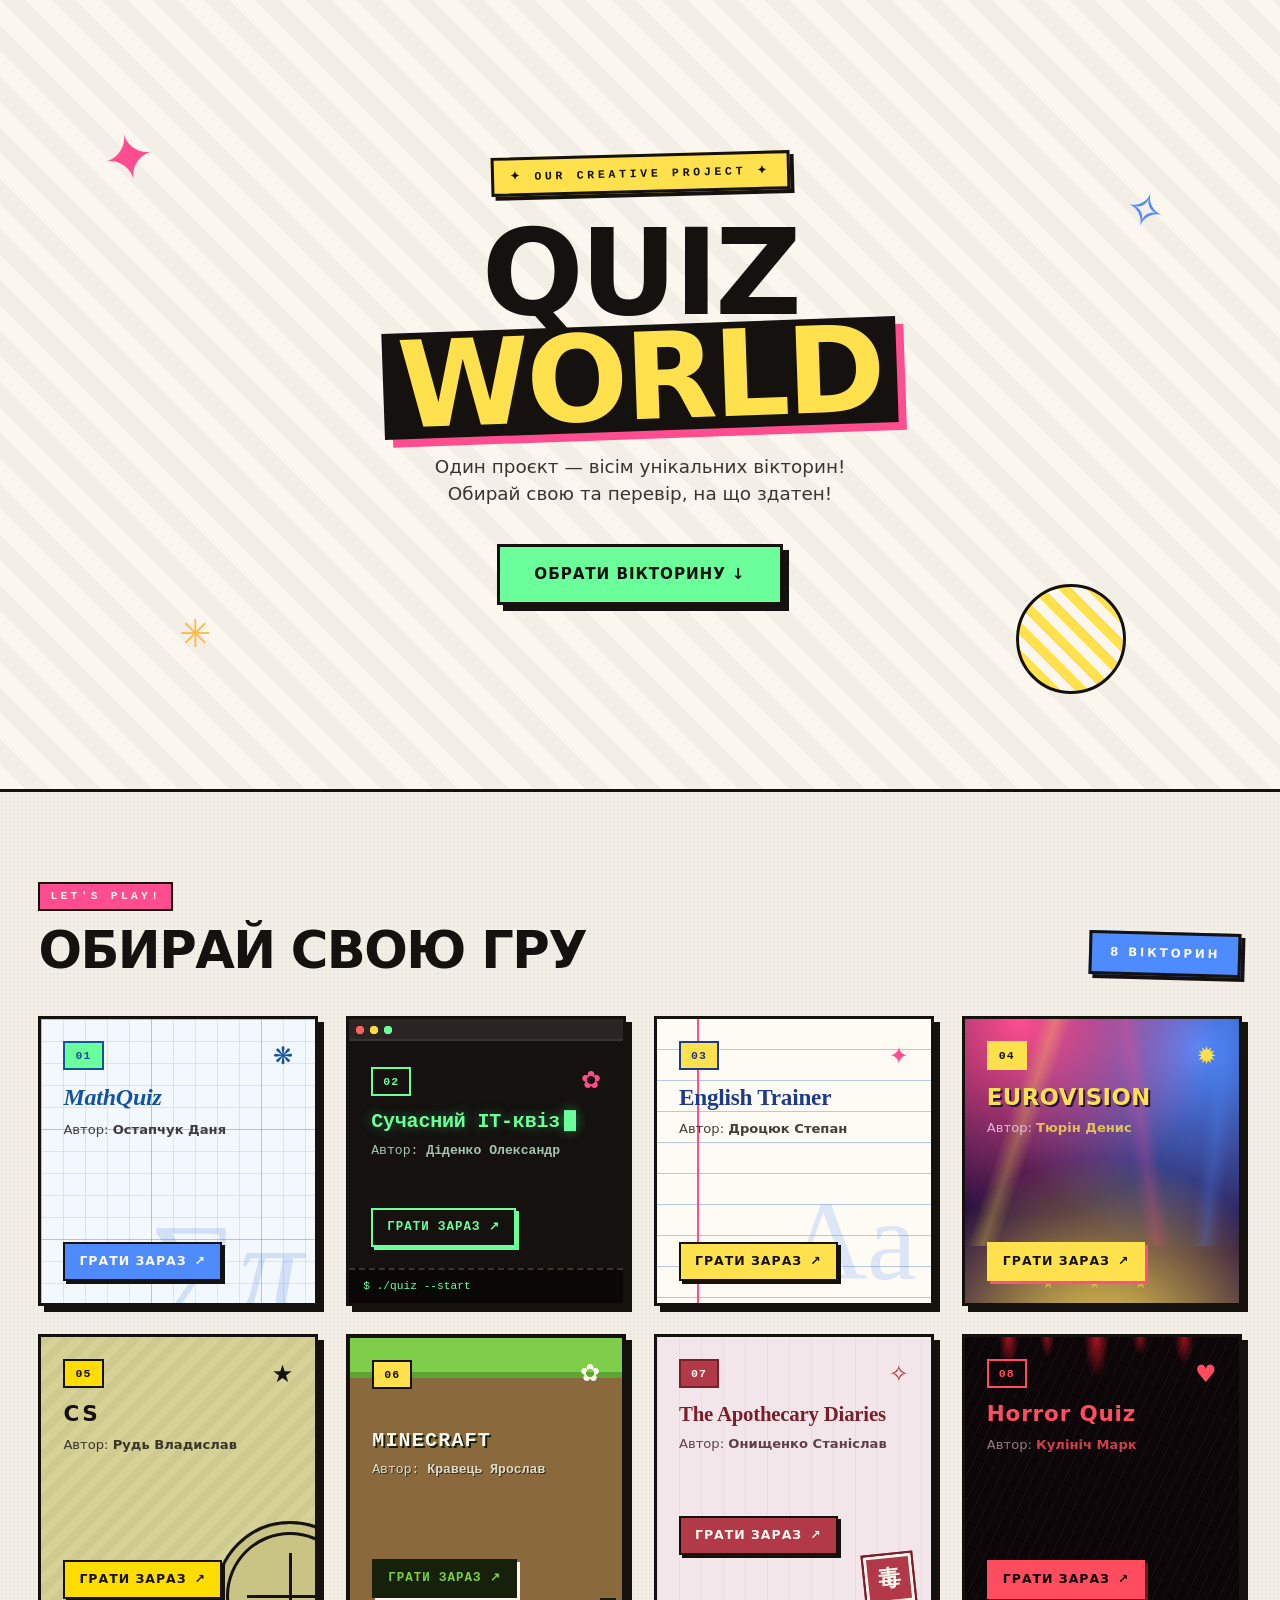
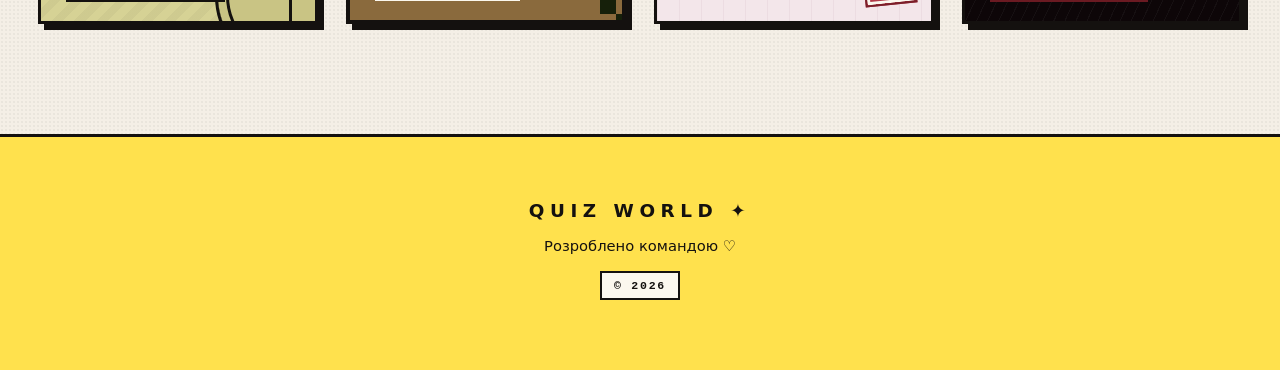
<file: index.html>
<!DOCTYPE html>
<html lang="uk">
<head>
    <meta charset="UTF-8">
    <meta name="viewport" content="width=device-width, initial-scale=1.0">
    <title>Quiz World</title>
    <link rel="stylesheet" href="style.css">
</head>
<body>

    <header class="hero">
        <div class="hero-content">
            <div class="top-label">✦ OUR CREATIVE PROJECT ✦</div>

            <h1>QUIZ<span>WORLD</span></h1>

            <p>
                Один проєкт — вісім унікальних вікторин!
                <br>Обирай свою та перевір, на що здатен!
            </p>

            <a href="#quizzes" class="hero-button">
                Обрати вікторину ↓
            </a>
        </div>

        <div class="decoration star1">✦</div>
        <div class="decoration star2">✧</div>
        <div class="decoration star3">✳</div>
        <div class="decoration circle"></div>
    </header>

    <main class="container" id="quizzes">

        <div class="section-heading">
            <div>
                <span class="section-label">LET'S PLAY!</span>
                <h2>Обирай свою гру</h2>
            </div>

            <div class="quiz-count">8 ВІКТОРИН</div>
        </div>

        <div class="quiz-grid">

            <div class="quiz-card blue">
                <div class="card-top">
                    <span class="card-number">01</span>
                    <span class="card-icon">❋</span>
                </div>
                <h3>MathQuiz</h3>
                <p class="author">Автор: <span>Остапчук Даня</span></p>
                <a href="https://ostapchukdanil14-s.github.io/quiz-danil/">
                    Грати зараз <span>↗</span>
                </a>
            </div>

            <div class="quiz-card pink">
                <div class="card-top">
                    <span class="card-number">02</span>
                    <span class="card-icon">✿</span>
                </div>
                <h3>Сучасний ІТ-квіз</h3>
                <p class="author">Автор: <span>Діденко Олександр</span></p>
                <a href="https://sasha-dev111.github.io/quiz_site/">
                    Грати зараз <span>↗</span>
                </a>
            </div>

            <div class="quiz-card purple">
                <div class="card-top">
                    <span class="card-number">03</span>
                    <span class="card-icon">✦</span>
                </div>
                <h3>English Trainer</h3>
                <p class="author">Автор: <span>Дроцюк Степан</span></p>
                <a href="https://stepandrocuk2-dev.github.io/SmartQuiz/">
                    Грати зараз <span>↗</span>
                </a>
            </div>

            <div class="quiz-card orange">
                <div class="card-top">
                    <span class="card-number">04</span>
                    <span class="card-icon">✹</span>
                </div>
                <h3>Eurovision</h3>
                <p class="author">Автор: <span>Тюрін Денис</span></p>
                <a href="https://denchikk-yo.github.io/evrovision/">
                    Грати зараз <span>↗</span>
                </a>
            </div>

            <div class="quiz-card yellow">
                <div class="card-top">
                    <span class="card-number">05</span>
                    <span class="card-icon">★</span>
                </div>
                <h3>CS</h3>
                <p class="author">Автор: <span>Рудь Владислав</span></p>
                <a href="https://k1p1ba.github.io/cs2-Quiz/">
                    Грати зараз <span>↗</span>
                </a>
            </div>

            

            <div class="quiz-card green">
                <div class="card-top">
                    <span class="card-number">06</span>
                    <span class="card-icon">✿</span>
                </div>
                <h3>Minecraft</h3>
                <p class="author">Автор: <span>Кравець Ярослав</span></p>
                <a href="https://pripizdik.github.io/kvvviiii/">
                    Грати зараз <span>↗</span>
                </a>
            </div>

            

            <div class="quiz-card lavender">
                <div class="card-top">
                    <span class="card-number">07</span>
                    <span class="card-icon">✧</span>
                </div>
                <h3>The Apothecary Diaries</h3>
                <p class="author">Автор: <span>Онищенко Станіслав</span></p>
                <a href="https://kotoslav2011-a11y.github.io/Logika-quiz/">
                    Грати зараз <span>↗</span>
                </a>
            </div>

            <div class="quiz-card coral">
                <div class="card-top">
                    <span class="card-number">08</span>
                    <span class="card-icon">♥</span>
                </div>
                <h3>Horror Quiz</h3>
                <p class="author">Автор: <span>Кулініч Марк</span></p>
                <a href="mark.html">
                    Грати зараз <span>↗</span>
                </a>
            </div>

        </div>
    </main>

    <footer>
        <h3>QUIZ WORLD ✦</h3>
        <p>Розроблено командою ♡</p>
        <span>© 2026</span>
    </footer>

</body>
</html>
</file>
<file: style.css>
/* ============================================================
   QUIZ WORLD — style.css (v2 · NEO-BRUTALISM)
   ============================================================ */

:root {
    --ink: #14110f;
    --paper: #f4efe6;
    --cream: #fbf7ee;
    --border: 3px solid var(--ink);
    --shadow: 6px 6px 0 var(--ink);
    --shadow-sm: 4px 4px 0 var(--ink);
}

*, *::before, *::after { box-sizing: border-box; }

html { scroll-behavior: smooth; }

body {
    margin: 0;
    font-family: "Space Grotesk", "Segoe UI", system-ui, sans-serif;
    background: var(--paper);
    color: var(--ink);
    line-height: 1.5;
    overflow-x: hidden;
    /* легка паперова зернистість */
    background-image:
        radial-gradient(rgba(20, 17, 15, .045) 1px, transparent 1px);
    background-size: 4px 4px;
}

/* ============================================================
   HERO
   ============================================================ */
.hero {
    position: relative;
    display: grid;
    place-items: center;
    min-height: 88vh;
    padding: 80px 24px 110px;
    text-align: center;
    border-bottom: var(--border);
    background:
        repeating-linear-gradient(45deg,
            transparent 0 18px,
            rgba(20, 17, 15, .035) 18px 36px),
        var(--cream);
    overflow: hidden;
}

.hero-content {
    position: relative;
    z-index: 2;
    max-width: 780px;
}

.top-label {
    display: inline-block;
    margin-bottom: 26px;
    padding: 8px 16px;
    border: var(--border);
    background: #ffe14d;
    font-family: "Courier New", monospace;
    font-size: .72rem;
    font-weight: 700;
    letter-spacing: .32em;
    text-transform: uppercase;
    box-shadow: var(--shadow-sm);
    transform: rotate(-1.5deg);
}

.hero h1 {
    margin: 0 0 22px;
    font-size: clamp(3rem, 11vw, 7.5rem);
    font-weight: 900;
    line-height: .88;
    letter-spacing: -.03em;
    text-transform: uppercase;
}

.hero h1 span {
    display: inline-block;
    padding: 0 .12em;
    background: var(--ink);
    color: #ffe14d;
    transform: rotate(-2deg);
    box-shadow: 8px 8px 0 #ff4d8f;
}

.hero p {
    margin: 0 auto;
    max-width: 520px;
    font-size: clamp(1rem, 2vw, 1.15rem);
    font-weight: 500;
    color: #3a3431;
}

.hero-button {
    display: inline-block;
    margin-top: 36px;
    padding: 16px 34px;
    border: var(--border);
    background: #6bff9c;
    color: var(--ink);
    font-weight: 800;
    font-size: .95rem;
    letter-spacing: .06em;
    text-transform: uppercase;
    text-decoration: none;
    box-shadow: var(--shadow);
    transition: transform .15s ease, box-shadow .15s ease;
}

.hero-button:hover,
.hero-button:focus-visible {
    transform: translate(-3px, -3px);
    box-shadow: 9px 9px 0 var(--ink);
}

.hero-button:active {
    transform: translate(6px, 6px);
    box-shadow: 0 0 0 var(--ink);
}

/* геометричні декорації */
.decoration {
    position: absolute;
    pointer-events: none;
    z-index: 1;
}

.star1 {
    top: 14%; left: 8%;
    font-size: 4rem;
    color: #ff4d8f;
    transform: rotate(-12deg);
}

.star2 {
    top: 22%; right: 9%;
    font-size: 3rem;
    color: #4d8bff;
    transform: rotate(18deg);
}

.star3 {
    bottom: 16%; left: 14%;
    font-size: 2.4rem;
    color: #ffb84d;
}

.circle {
    bottom: 12%; right: 12%;
    width: 110px; height: 110px;
    border: var(--border);
    border-radius: 50%;
    background:
        repeating-linear-gradient(45deg,
            #ffe14d 0 10px,
            var(--cream) 10px 20px);
}

/* ============================================================
   КОНТЕЙНЕР
   ============================================================ */
.container {
    width: min(1240px, 94%);
    margin: 0 auto;
    padding: 90px 0 110px;
}

.section-heading {
    display: flex;
    align-items: flex-end;
    justify-content: space-between;
    gap: 20px;
    flex-wrap: wrap;
    margin-bottom: 40px;
}

.section-label {
    display: inline-block;
    padding: 4px 10px;
    border: 2px solid var(--ink);
    background: #ff4d8f;
    color: var(--cream);
    font-family: "Courier New", monospace;
    font-size: .7rem;
    font-weight: 700;
    letter-spacing: .3em;
    text-transform: uppercase;
}

.section-heading h2 {
    margin: 14px 0 0;
    font-size: clamp(1.9rem, 4.6vw, 3.2rem);
    font-weight: 900;
    line-height: 1;
    letter-spacing: -.03em;
    text-transform: uppercase;
}

.quiz-count {
    padding: 10px 18px;
    border: var(--border);
    background: #4d8bff;
    color: var(--cream);
    font-weight: 800;
    font-size: .74rem;
    letter-spacing: .24em;
    text-transform: uppercase;
    box-shadow: var(--shadow-sm);
    transform: rotate(1.5deg);
}

/* ============================================================
   СІТКА КАРТОК
   ============================================================ */
.quiz-grid {
    display: grid;
    grid-template-columns: repeat(4, minmax(0, 1fr));
    gap: 28px;
}

/* ============================================================
   БАЗОВА КАРТКА
   ============================================================ */
.quiz-card {
    position: relative;
    display: flex;
    flex-direction: column;
    min-height: 290px;
    padding: 22px 22px 22px;
    border: var(--border);
    background: var(--cream);
    color: var(--ink);
    box-shadow: var(--shadow);
    overflow: hidden;
    isolation: isolate;
    transition: transform .2s cubic-bezier(.2, .9, .3, 1),
                box-shadow .2s ease;
}

.quiz-card > * { position: relative; z-index: 2; }

.quiz-card::before,
.quiz-card::after {
    content: "";
    position: absolute;
    inset: 0;
    z-index: 1;
    pointer-events: none;
}

.card-top {
    display: flex;
    align-items: center;
    justify-content: space-between;
    margin-bottom: 14px;
}

.card-number {
    padding: 4px 10px;
    border: 2px solid var(--ink);
    background: var(--cream);
    font-family: "Courier New", monospace;
    font-size: .72rem;
    font-weight: 700;
    letter-spacing: .1em;
}

.card-icon {
    font-size: 1.5rem;
    line-height: 1;
}

.quiz-card h3 {
    margin: 0 0 8px;
    font-size: 1.25rem;
    font-weight: 800;
    line-height: 1.15;
    letter-spacing: -.01em;
}

.author {
    margin: 0 0 18px;
    font-size: .82rem;
    font-weight: 500;
    opacity: .8;
}

.author span { font-weight: 700; opacity: 1; }

.quiz-card > a {
    display: inline-flex;
    align-items: center;
    gap: 8px;
    width: fit-content;
    margin-top: auto;
    padding: 8px 14px;
    border: 2px solid var(--ink);
    background: var(--cream);
    color: var(--ink);
    font-size: .78rem;
    font-weight: 800;
    letter-spacing: .08em;
    text-transform: uppercase;
    text-decoration: none;
    box-shadow: 3px 3px 0 var(--ink);
    transition: transform .15s ease, box-shadow .15s ease;
}

.quiz-card > a span {
    display: inline-block;
    transition: transform .2s ease;
}

.quiz-card:hover > a span { transform: translate(3px, -3px); }

.quiz-card > a:hover,
.quiz-card > a:focus-visible {
    transform: translate(-2px, -2px);
    box-shadow: 5px 5px 0 var(--ink);
}

.quiz-card > a:active {
    transform: translate(3px, 3px);
    box-shadow: 0 0 0 var(--ink);
}

/* загальний ховер картки */
.quiz-card:hover {
    transform: translate(-4px, -4px);
    box-shadow: 10px 10px 0 var(--ink);
}

/* ============================================================
   01 · IT — термінал-брутал
   ============================================================ */
.quiz-card.pink {
    background: var(--ink);
    color: #e8ffe0;
    font-family: "Courier New", Consolas, monospace;
}

.quiz-card.pink::before {
    inset: 0 0 auto 0;
    height: 22px;
    background:
        radial-gradient(circle at 11px 11px, #ff5f5f 0 4px, transparent 4.5px),
        radial-gradient(circle at 25px 11px, #ffd93d 0 4px, transparent 4.5px),
        radial-gradient(circle at 39px 11px, #6bff9c 0 4px, transparent 4.5px),
        #2a2522;
    border-bottom: 2px solid #3a3431;
}

.quiz-card.pink::after {
    content: "$ ./quiz --start";
    inset: auto 0 0 0;
    padding: 8px 14px;
    font-size: .7rem;
    color: #6bff9c;
    background: #0a0806;
    border-top: 2px dashed #3a3431;
    z-index: 3;
}

.quiz-card.pink .card-top { margin-top: 26px; }

.quiz-card.pink .card-number {
    border-color: #6bff9c;
    background: transparent;
    color: #6bff9c;
}

.quiz-card.pink .card-icon { color: #ff4d8f; }

.quiz-card.pink h3 {
    color: #6bff9c;
    text-shadow: 0 0 12px rgba(107, 255, 156, .4);
}

.quiz-card.pink h3::after {
    content: "█";
    margin-left: 4px;
    color: #6bff9c;
    animation: blink 1s steps(1) infinite;
}

@keyframes blink {
    0%, 49%   { opacity: 1; }
    50%, 100% { opacity: 0; }
}

.quiz-card.pink .author { color: #b8d9c1; opacity: .9; }

.quiz-card.pink > a {
    margin-bottom: 34px;
    background: transparent;
    border-color: #6bff9c;
    color: #6bff9c;
    box-shadow: 3px 3px 0 #6bff9c;
}
.quiz-card.pink > a:hover {
    background: #6bff9c;
    color: var(--ink);
    box-shadow: 5px 5px 0 #ff4d8f;
}

/* ============================================================
   02 · ENGLISH TRAINER — зошит-брутал
   ============================================================ */
.quiz-card.purple {
    background:
        linear-gradient(90deg,
            transparent 0 40px,
            #ff4d8f 40px 42px,
            transparent 42px),
        repeating-linear-gradient(180deg,
            transparent 0 30px,
            #b7c8e8 30px 31px),
        #fdfbf4;
}

.quiz-card.purple::after {
    content: "Aa";
    inset: auto 14px 6px auto;
    font-family: Georgia, serif;
    font-size: 7rem;
    line-height: 1;
    color: rgba(77, 139, 255, .18);
    z-index: 1;
}

.quiz-card.purple h3 {
    font-family: Georgia, "Times New Roman", serif;
    color: #1e3a8a;
    font-size: 1.45rem;
}

.quiz-card.purple .card-number {
    color: #1e3a8a;
    border-color: #1e3a8a;
    background: #ffe14d;
}

.quiz-card.purple .card-icon { color: #ff4d8f; }
.quiz-card.purple > a        { background: #ffe14d; }

.quiz-card.purple > a:hover {
    background: #1e3a8a;
    color: #ffe14d;
    box-shadow: 5px 5px 0 #ff4d8f;
}

/* ============================================================
   03 · CS — тактичний брутал
   ============================================================ */
.quiz-card.yellow {
    background:
        repeating-linear-gradient(135deg,
            rgba(20, 17, 15, .04) 0 8px,
            transparent 8px 16px),
        #d6d295;
    color: var(--ink);
}

/* приціл */
.quiz-card.yellow::after {
    inset: auto -50px -50px auto;
    width: 150px;
    height: 150px;
    border: 3px solid var(--ink);
    border-radius: 50%;
    background:
        linear-gradient(var(--ink), var(--ink)) center / 3px 60% no-repeat,
        linear-gradient(var(--ink), var(--ink)) center / 60% 3px no-repeat,
        #c9c484;
    box-shadow: inset 0 0 0 8px #c9c484, inset 0 0 0 11px var(--ink);
}

.quiz-card.yellow h3 {
    text-transform: uppercase;
    letter-spacing: .12em;
    font-size: 1.35rem;
    color: var(--ink);
}

.quiz-card.yellow .card-number {
    color: var(--ink);
    border-color: var(--ink);
    background: #ffdd00;
    border-radius: 0;
}

.quiz-card.yellow .card-icon { color: var(--ink); }
.quiz-card.yellow > a        { background: #ffdd00; }

.quiz-card.yellow > a:hover {
    background: var(--ink);
    color: #ffdd00;
    box-shadow: 5px 5px 0 #ffdd00;
}

/* ============================================================
   04 · MATH — міліметрівка-брутал
   ============================================================ */
.quiz-card.blue {
    background:
        linear-gradient(rgba(77, 139, 255, .18) 1px, transparent 1px) 0 0 / 22px 22px,
        linear-gradient(90deg, rgba(77, 139, 255, .18) 1px, transparent 1px) 0 0 / 22px 22px,
        linear-gradient(rgba(77, 139, 255, .35) 1px, transparent 1px) 0 0 / 110px 110px,
        linear-gradient(90deg, rgba(77, 139, 255, .35) 1px, transparent 1px) 0 0 / 110px 110px,
        #f3f8ff;
}

.quiz-card.blue::after {
    content: "∑π";
    inset: auto 12px -30px auto;
    font-family: Georgia, serif;
    font-style: italic;
    font-size: 8rem;
    line-height: 1;
    color: rgba(30, 90, 200, .15);
}

.quiz-card.blue h3 {
    font-family: Georgia, "Times New Roman", serif;
    font-style: italic;
    color: #14539e;
    font-size: 1.5rem;
}

.quiz-card.blue .card-number {
    color: #14539e;
    border-color: #14539e;
    background: #6bff9c;
}

.quiz-card.blue .card-icon { color: #14539e; }
.quiz-card.blue > a        { background: #4d8bff; color: var(--cream); }

.quiz-card.blue > a:hover {
    background: var(--ink);
    color: #6bff9c;
    box-shadow: 5px 5px 0 #6bff9c;
}

/* ============================================================
   05 · MINECRAFT — піксельний брутал
   ============================================================ */
.quiz-card.green {
    font-family: "Courier New", monospace;
    background:
        linear-gradient(180deg,
            #7fce4a 0% 34px,
            #5fa532 34px 40px,
            #8a6a3d 40px 100%);
    border-width: 4px;
    image-rendering: pixelated;
}

/* піксельне обличчя кріпера */
.quiz-card.green::after {
    inset: auto 22px 22px auto;
    width: 8px;
    height: 8px;
    background: transparent;
    box-shadow:
        8px 8px 0 #16200a,  16px 8px 0 #16200a,  48px 8px 0 #16200a,  56px 8px 0 #16200a,
        8px 16px 0 #16200a, 16px 16px 0 #16200a, 48px 16px 0 #16200a, 56px 16px 0 #16200a,
        24px 24px 0 #16200a, 32px 24px 0 #16200a, 40px 24px 0 #16200a,
        16px 32px 0 #16200a, 24px 32px 0 #16200a, 32px 32px 0 #16200a, 40px 32px 0 #16200a, 48px 32px 0 #16200a,
        16px 40px 0 #16200a, 24px 40px 0 #16200a, 32px 40px 0 #16200a, 40px 40px 0 #16200a, 48px 40px 0 #16200a,
        16px 48px 0 #16200a, 48px 48px 0 #16200a,
        16px 56px 0 #16200a, 48px 56px 0 #16200a;
    z-index: 1;
}

.quiz-card.green h3 {
    margin-top: 26px;
    color: #fbf7ee;
    text-transform: uppercase;
    letter-spacing: .06em;
    text-shadow: 2px 2px 0 #16200a;
}

.quiz-card.green .card-number {
    color: var(--ink);
    background: #ffe14d;
    border-color: var(--ink);
    border-radius: 0;
}

.quiz-card.green .card-icon { color: #fbf7ee; }

.quiz-card.green .author {
    color: #fbf7ee;
    text-shadow: 1px 1px 0 #16200a;
}

.quiz-card.green > a {
    background: #16200a;
    color: #7fce4a;
    border-color: #16200a;
    box-shadow: 3px 3px 0 #fbf7ee;
}

.quiz-card.green > a:hover {
    background: #7fce4a;
    color: #16200a;
    box-shadow: 5px 5px 0 #16200a;
}

.quiz-card.green:hover {
    box-shadow: 10px 10px 0 #16200a;
}

/* ============================================================
   06 · EUROVISION — сцена-брутал
   ============================================================ */
.quiz-card.orange {
    background:
        radial-gradient(circle at 50% 120%, #ffe14d 0%, transparent 55%),
        radial-gradient(circle at 20% 0%,   #ff4d8f 0%, transparent 55%),
        radial-gradient(circle at 85% 10%,  #4d8bff 0%, transparent 60%),
        #2a1140;
    color: #ffe14d;
}

.quiz-card.orange::before {
    inset: -10% -30% auto -30%;
    height: 90%;
    background:
        linear-gradient(108deg, transparent 32%, rgba(255, 225, 77, .28) 35%, transparent 38%),
        linear-gradient(82deg,  transparent 55%, rgba(255, 77, 143, .22) 58%, transparent 61%),
        linear-gradient(96deg,  transparent 72%, rgba(77, 139, 255, .22) 75%, transparent 78%);
    z-index: 1;
}

.quiz-card.orange::after {
    content: "★ ★ ★";
    inset: auto 0 8px 0;
    text-align: center;
    letter-spacing: 1em;
    color: rgba(255, 225, 77, .5);
    font-size: .9rem;
    z-index: 1;
}

.quiz-card.orange h3 {
    font-size: 1.42rem;
    text-transform: uppercase;
    letter-spacing: .02em;
    color: #ffe14d;
    text-shadow: 2px 2px 0 #2a1140;
}

.quiz-card.orange .card-number {
    color: var(--ink);
    background: #ffe14d;
    border-color: #ffe14d;
}

.quiz-card.orange .card-icon { color: #ffe14d; }
.quiz-card.orange .author      { color: #f0d8ff; }
.quiz-card.orange .author span { color: #ffe14d; }

.quiz-card.orange > a {
    background: #ffe14d;
    color: var(--ink);
    border-color: #ffe14d;
    box-shadow: 3px 3px 0 #ff4d8f;
}

.quiz-card.orange > a:hover {
    background: #ff4d8f;
    color: #fff;
    box-shadow: 5px 5px 0 #ffe14d;
}

/* ============================================================
   07 · APOTHECARY — печатка-брутал
   ============================================================ */
.quiz-card.lavender {
    background:
        repeating-linear-gradient(90deg,
            rgba(120, 60, 90, .06) 0 1px,
            transparent 1px 22px),
        #f3e6ea;
    color: #3a1624;
}

.quiz-card.lavender::after {
    content: "毒";
    inset: auto 16px 16px auto;
    display: grid;
    place-items: center;
    width: 52px;
    height: 52px;
    font-size: 1.4rem;
    font-weight: 900;
    color: #fbf7ee;
    background: #b23a48;
    border: 2px solid #7a1f2a;
    box-shadow: inset 0 0 0 3px #fbf7ee;
    transform: rotate(-6deg);
    z-index: 1;
}

.quiz-card.lavender h3 {
    font-family: Georgia, "Times New Roman", serif;
    color: #7a1f2a;
    font-size: 1.3rem;
}

.quiz-card.lavender .card-number {
    color: #fbf7ee;
    background: #b23a48;
    border-color: #7a1f2a;
}

.quiz-card.lavender .card-icon { color: #b23a48; }

.quiz-card.lavender > a {
    margin-bottom: 44px;
    background: #b23a48;
    color: #fbf7ee;
}

.quiz-card.lavender > a:hover {
    background: var(--ink);
    color: #ffe14d;
    box-shadow: 5px 5px 0 #b23a48;
}

/* ============================================================
   08 · HORROR — чорний брутал
   ============================================================ */
.quiz-card.coral {
    background:
        repeating-linear-gradient(115deg,
            rgba(255, 255, 255, .04) 0 1px,
            transparent 1px 10px),
        #0d0608;
    color: #f0dfe2;
}

/* кров */
.quiz-card.coral::before {
    inset: 0 0 auto 0;
    height: 120px;
    z-index: 1;
    background:
        radial-gradient(ellipse 14px 44px at 16% 0%, rgba(200, 20, 40, .8), transparent 70%),
        radial-gradient(ellipse 10px 30px at 30% 0%, rgba(200, 20, 40, .65), transparent 70%),
        radial-gradient(ellipse 18px 58px at 48% 0%, rgba(200, 20, 40, .85), transparent 70%),
        radial-gradient(ellipse 12px 26px at 64% 0%, rgba(200, 20, 40, .6), transparent 70%),
        radial-gradient(ellipse 14px 40px at 80% 0%, rgba(200, 20, 40, .75), transparent 70%);
}

.quiz-card.coral h3 {
    color: #ff4d5f;
    letter-spacing: .04em;
    font-size: 1.34rem;
}

.quiz-card.coral .card-number {
    color: #ff4d5f;
    border-color: #ff4d5f;
    background: transparent;
}

.quiz-card.coral .card-icon {
    color: #ff4d5f;
    animation: pulse 2s ease-in-out infinite;
}

@keyframes pulse {
    0%, 100% { transform: scale(1); opacity: .7; }
    50%      { transform: scale(1.15); opacity: 1; }
}

.quiz-card.coral .author { color: #b898a0; }
.quiz-card.coral .author span { color: #ff4d5f; }

.quiz-card.coral > a {
    background: #ff4d5f;
    color: #0d0608;
    border-color: #ff4d5f;
    box-shadow: 3px 3px 0 #6b1a22;
}

.quiz-card.coral > a:hover {
    background: #0d0608;
    color: #ff4d5f;
    box-shadow: 5px 5px 0 #ff4d5f;
}

.quiz-card.coral:hover {
    box-shadow: 10px 10px 0 #6b1a22;
    border-color: #ff4d5f;
}

/* ============================================================
   FOOTER
   ============================================================ */
footer {
    padding: 60px 20px 70px;
    text-align: center;
    border-top: var(--border);
    background: #ffe14d;
}

footer h3 {
    margin: 0 0 10px;
    font-size: 1.15rem;
    letter-spacing: .3em;
    text-transform: uppercase;
    font-weight: 900;
}

footer p {
    margin: 0 0 14px;
    font-size: .92rem;
    font-weight: 500;
}

footer span {
    display: inline-block;
    padding: 4px 12px;
    border: 2px solid var(--ink);
    background: var(--cream);
    font-family: "Courier New", monospace;
    font-size: .72rem;
    font-weight: 700;
    letter-spacing: .15em;
}

/* ============================================================
   АДАПТИВНІСТЬ
   ============================================================ */
@media (max-width: 1080px) {
    .quiz-grid { grid-template-columns: repeat(2, minmax(0, 1fr)); }
}

@media (max-width: 640px) {
    .quiz-grid { grid-template-columns: 1fr; gap: 22px; }

    .container { padding: 60px 0 80px; }

    .hero { min-height: auto; padding: 60px 20px 80px; }

    .hero h1 span { box-shadow: 5px 5px 0 #ff4d8f; }

    .quiz-card { min-height: 260px; }

    .quiz-card.blue::after,
    .quiz-card.purple::after { font-size: 5rem; }

    .quiz-card.green::after { display: none; }

    .star1 { font-size: 2.5rem; }
    .star2 { font-size: 2rem; }
    .circle { width: 70px; height: 70px; }
}

/* ============================================================
   ДОСТУПНІСТЬ
   ============================================================ */
@media (prefers-reduced-motion: reduce) {
    *,
    *::before,
    *::after {
        animation-duration: .001ms !important;
        animation-iteration-count: 1 !important;
        transition-duration: .001ms !important;
        scroll-behavior: auto !important;
    }
}
</file>
